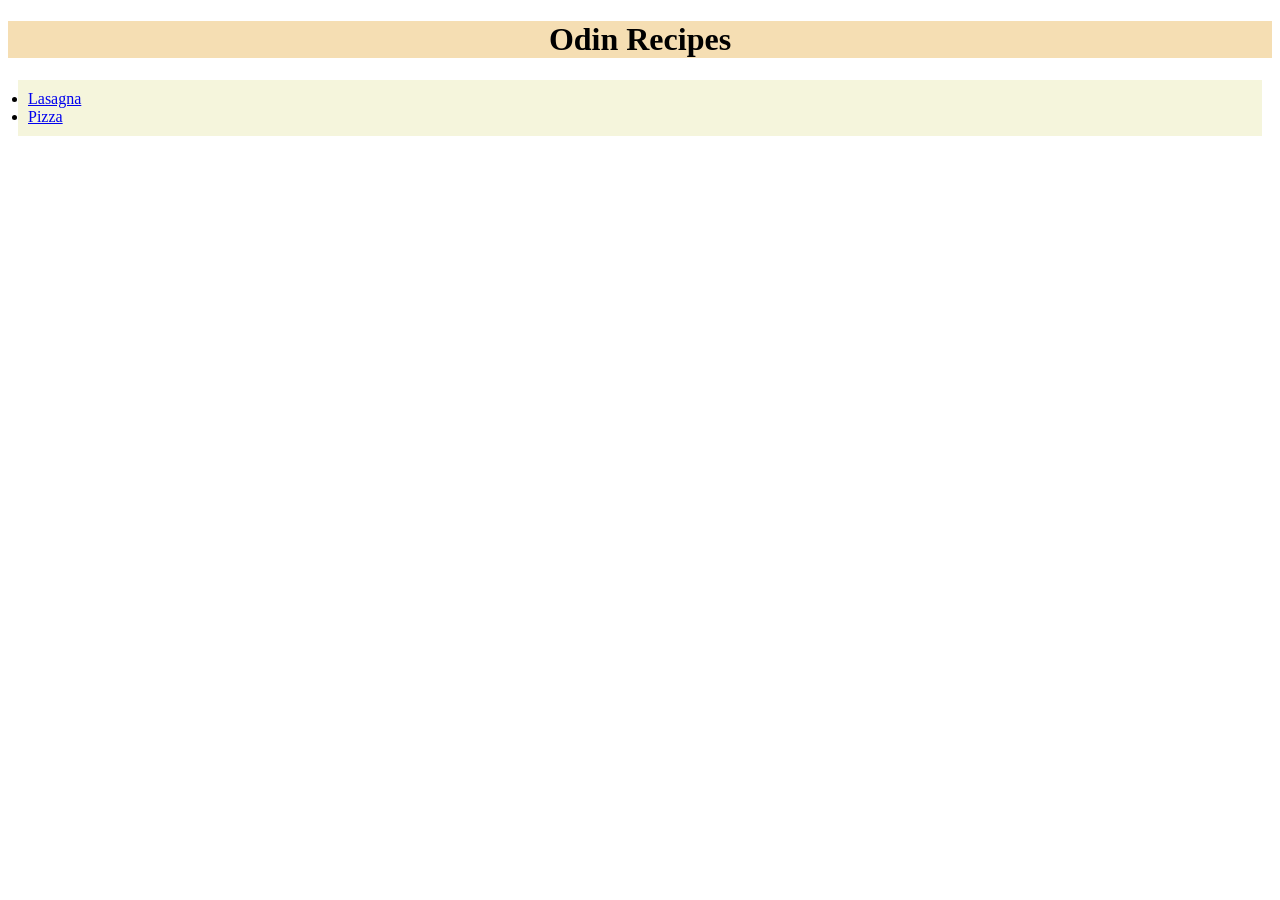
<file: index.html>
<!DOCTYPE html>
<html lang="en">
<head>
    <meta charset="UTF-8">
    <meta name="viewport" content="width=device-width, initial-scale=1.0">
    <title>Document</title>
    <link rel="stylesheet" href="style.css">
</head>
<body>
    <h1 class="title">Odin Recipes</h1>
    <ul>
        <li><a href="./recipes/lasagna.html">Lasagna</a></li>
        <li><a href="./recipes/pizza.html">Pizza</a></li>
    </ul>
    
</body>
</html>
</file>
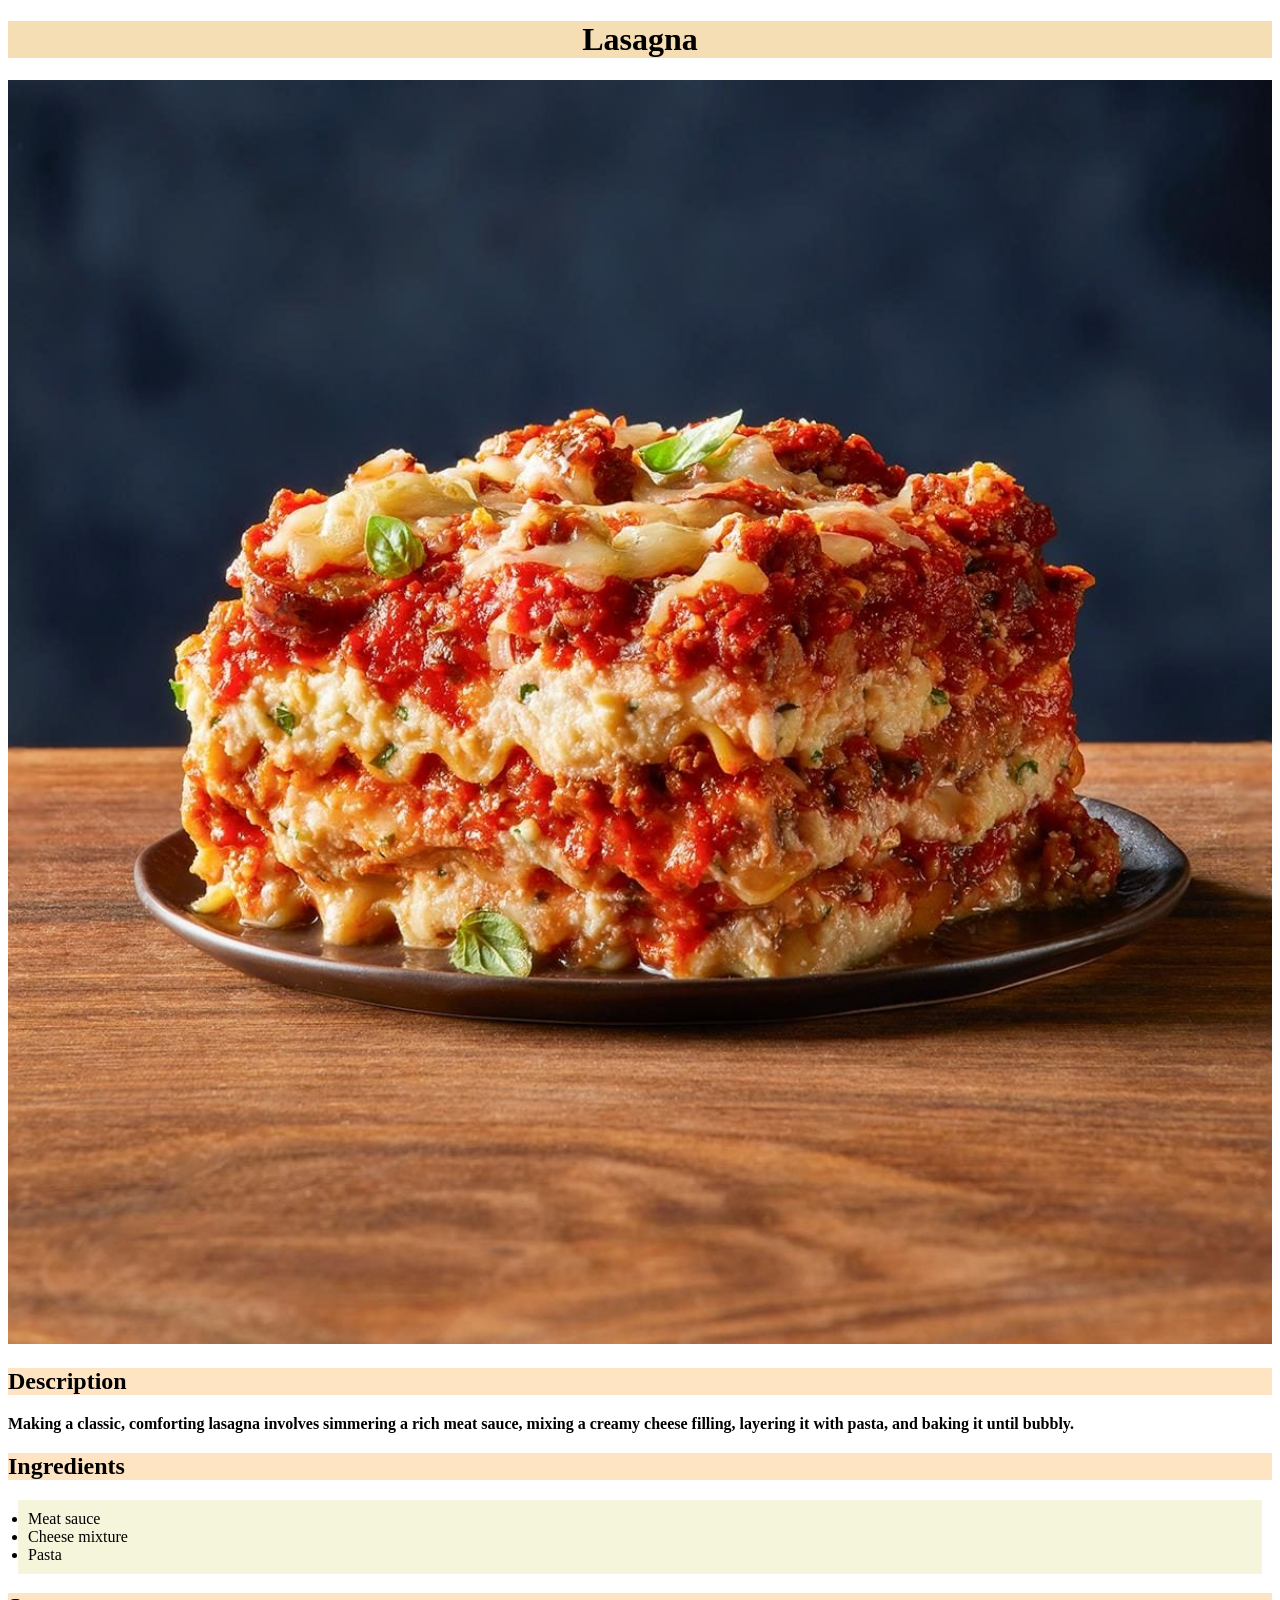
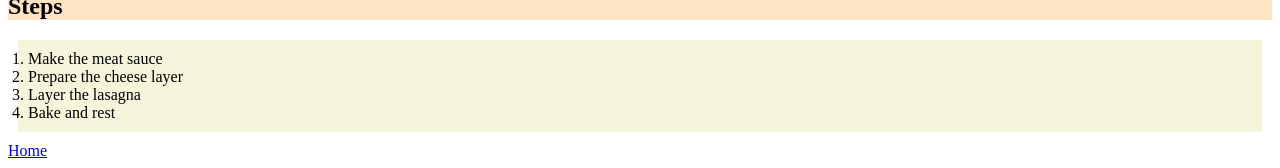
<file: recipes/lasagna.html>
<!DOCTYPE html>
<html lang="en">
<head>
    <meta charset="UTF-8">
    <meta name="viewport" content="width=device-width, initial-scale=1.0">
    <title>Document</title>
    <link rel="stylesheet" href="../style.css">
</head>
<body>
    <h1 class="title">Lasagna</h1>
    <img src="../images/lasagna.jpg" alt="Lasagna" width="700">
    <div class="Description">
        <h2>Description</h2>
        <p>Making a classic, comforting lasagna involves simmering a rich meat sauce, mixing a creamy cheese filling, layering it with pasta, and baking it until bubbly.</p>
    </div>
    <div class="Ingredients">
        <h2>Ingredients</h2>
        <ul>
            <li>Meat sauce</li>
            <li>Cheese mixture</li>
            <li>Pasta</li>
        </ul>
    </div>
    <div class="Steps">
    <h2>Steps</h2>
    <ol>
        <li>Make the meat sauce</li>
        <li>Prepare the cheese layer</li>
        <li>Layer the lasagna</li>
        <li>Bake and rest</li>
    </ol>
    </div>
    <a href="../index.html" class="home-link">Home</a>
</body>
</html>
</file>
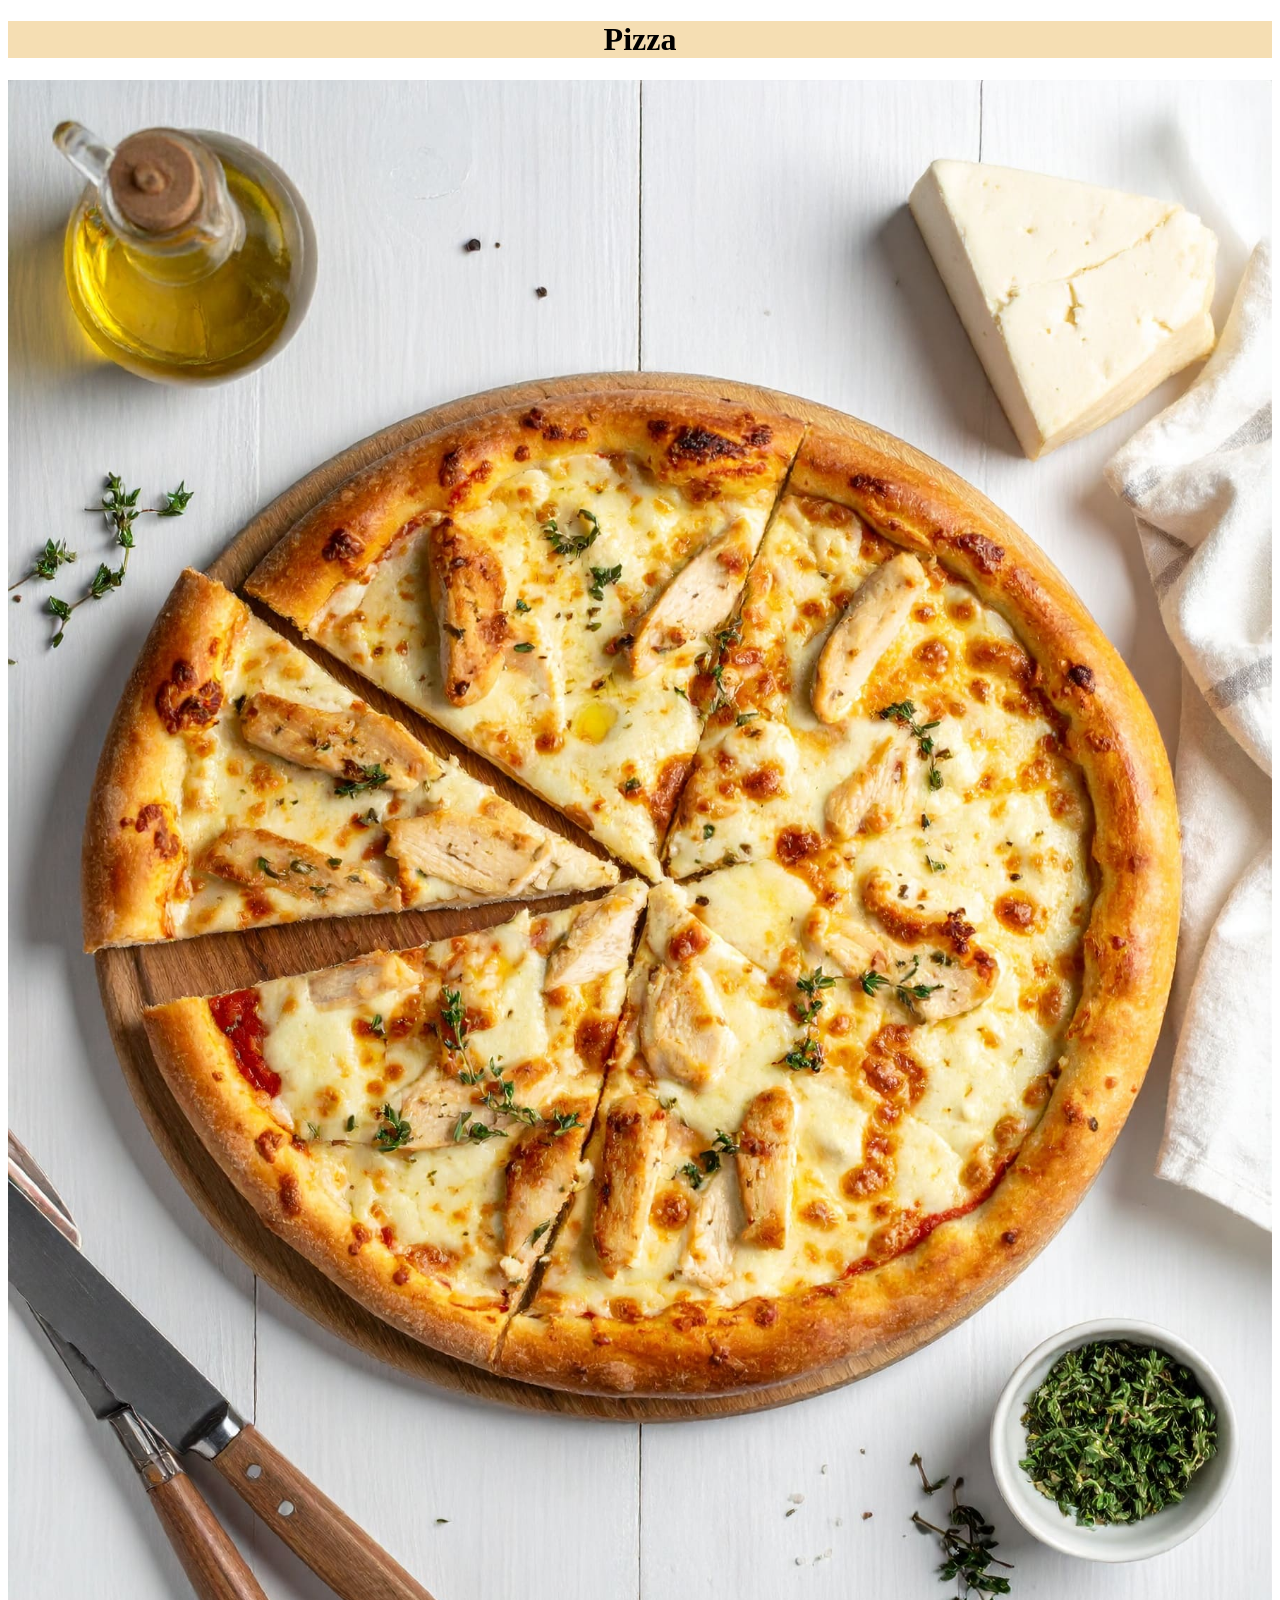
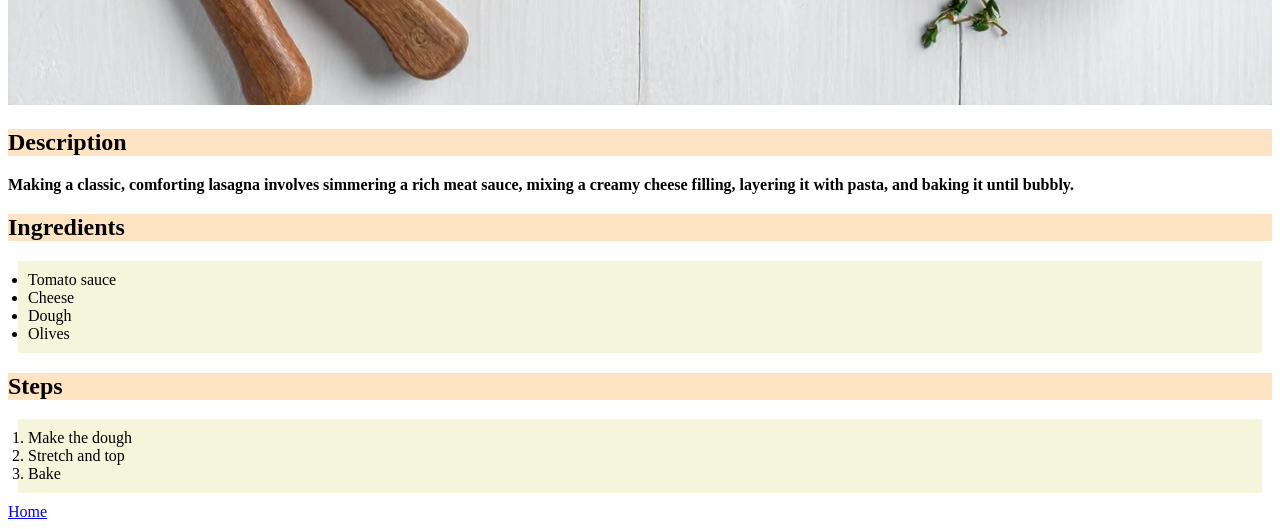
<file: recipes/pizza.html>
<!DOCTYPE html>
<html lang="en">
<head>
    <meta charset="UTF-8">
    <meta name="viewport" content="width=device-width, initial-scale=1.0">
    <title>Document</title>
    <link rel="stylesheet" href="../style.css">
</head>
<body>
    <h1 class="title">Pizza</h1>
    <img src="../images/pizza.jpg" alt="Pizza" width="700">
    <div class="Description">
        <h2>Description</h2>
        <p>Making a classic, comforting lasagna involves simmering a rich meat sauce, mixing a creamy cheese filling, layering it with pasta, and baking it until bubbly.</p>
    </div>
    <div class="Ingredients">
            <h2>Ingredients</h2>
        <ul>
            <li>Tomato sauce</li>
            <li>Cheese</li>
            <li>Dough</li>
            <li>Olives</li>
        </ul>
    <div></div>
    </div>
    <div class="Steps">
        <h2>Steps</h2>
        <ol>
            <li>Make the dough</li>
            <li>Stretch and top</li>
            <li>Bake</li>
        </ol>
    </div>
    <a href="../index.html" class="home-link">Home</a>
</body>
</html>
</file>
<file: style.css>
.title{
    text-align: center;
    background-color: wheat;
}

img{
    width:100%;
}

h2{
    background-color: bisque;
}

ol, ul{
    background-color: beige;
    padding: 10px;
    margin: 10px;
}

.Description p{
    font-weight: bold;
}
</file>
